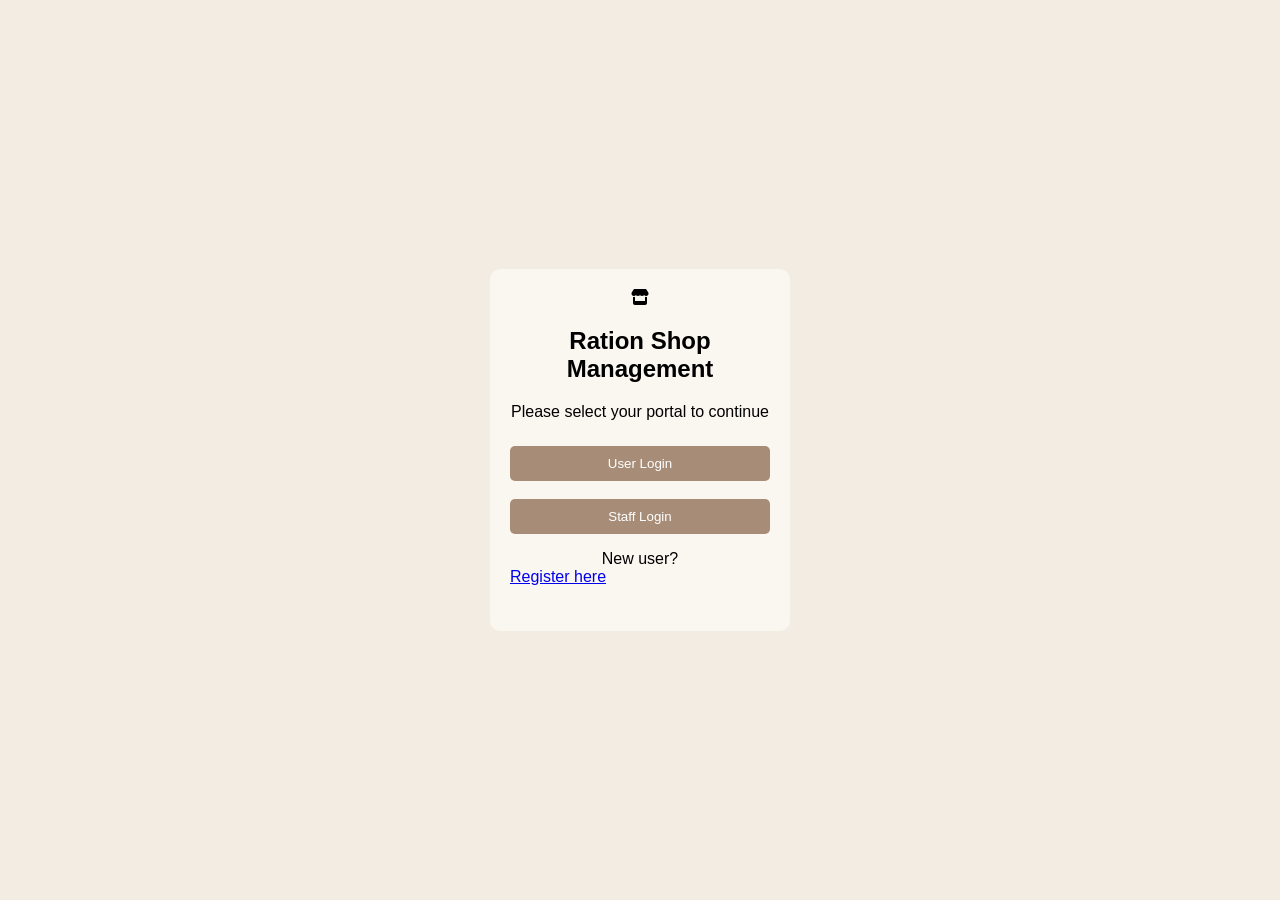
<file: index.html>
<!DOCTYPE html>
<html lang="en">
<head>
    <title>LOGIN</title>
    <script src="../layout.js" defer></script>
    <script type="module" src="../products/productClient.js"></script>
</head>

<body>
    <login-layout>
        <i class="fas fa-store"></i>

        <h2>Ration Shop Management</h2>
        <p>Please select your portal to continue</p>

        <button onclick="window.location.href='user/user-login.html'">
            User Login
        </button>

        <br><br>

        <button onclick="window.location.href='staff/staff.html'">
            Staff Login
        </button>

        <p>New user? <a href="register.html">Register here</a></p>
    </login-layout>
</body>
</html>
</file>
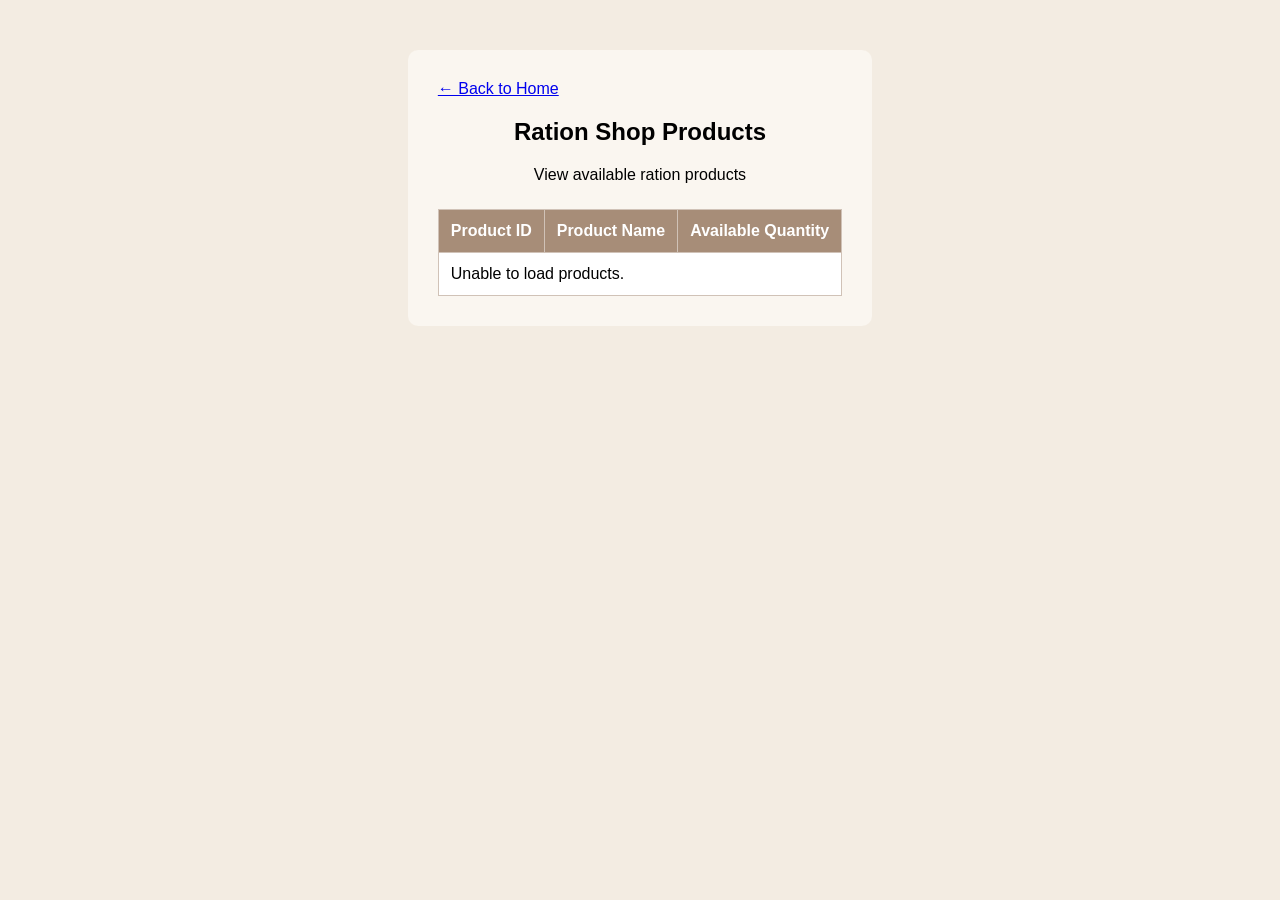
<file: products/products.html>
<!DOCTYPE html>
<html lang="en">
<head>
    <title>Ration Shop - Products</title>
    <script src="../layout.js" defer></script>
   <script type="module" src="productClient.js"></script>
</head>
<body>
    <login-layout id="product-list-page">
        <a href="index.html">← Back to Home</a>

        <h2>Ration Shop Products</h2>
        <p>View available ration products</p>

        <table>
            <thead>
                <tr>
                    <th>Product ID</th>
                    <th>Product Name</th>
                    <th>Available Quantity</th>
                </tr>
            </thead>

            <tbody id="product-list">
                <tr>
                    <td colspan="3">Loading products...</td>
                </tr>
            </tbody>
        </table>
    </login-layout>
</body>
</html>
</file>
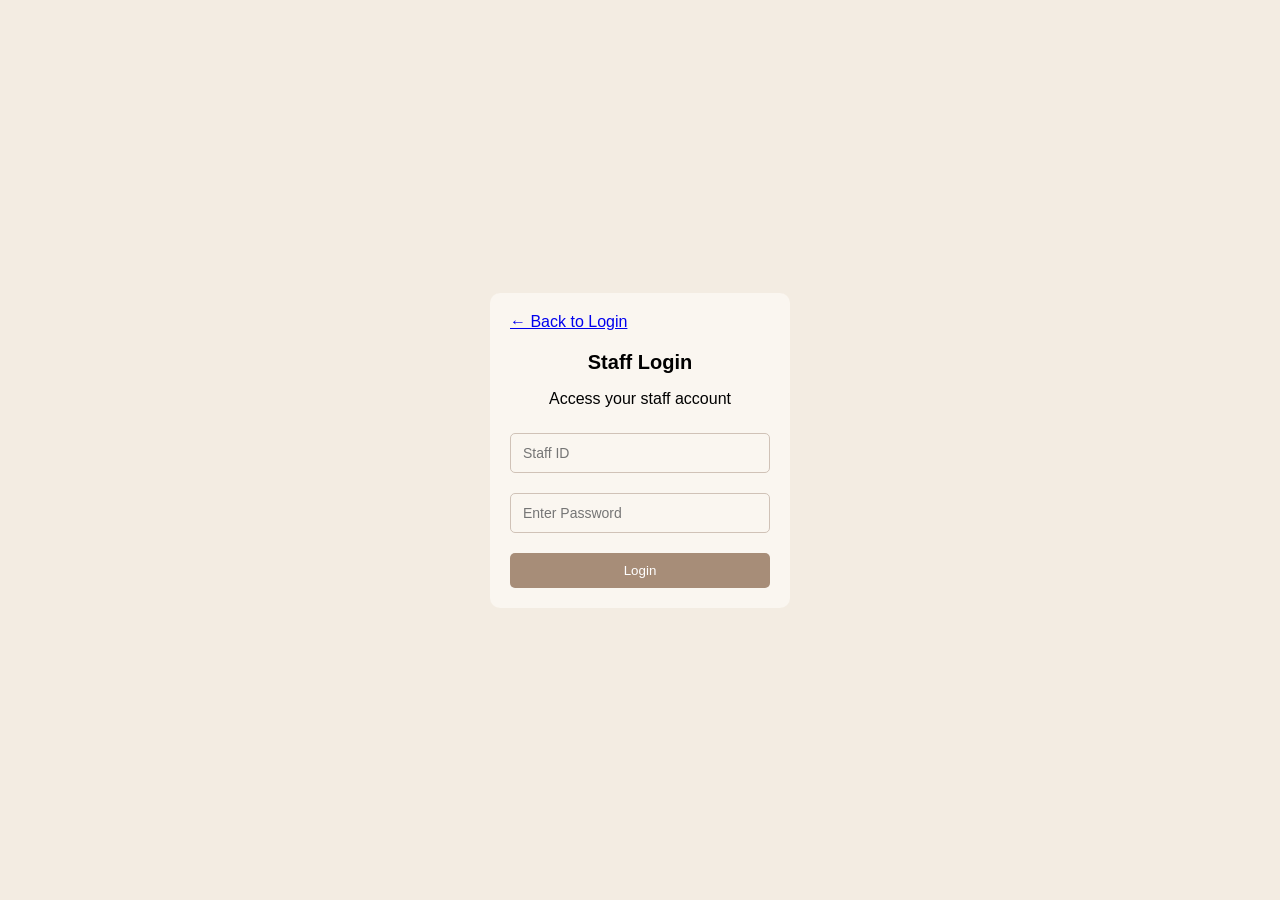
<file: staff/staff.html>
<!DOCTYPE html>
<html lang="en">
<head>
    <title>Staff Login</title>
    <link rel="stylesheet" href="../style.css">
    <script src="../layout.js" defer></script>
    <script type="module" src="staffClient.js"></script>
</head>
<body>

    <login-layout>
        <a href="../index.html">← Back to Login</a>

        <h3>Staff Login</h3>
        <p>Access your staff account</p>

        <form>
            <div class="staff_Id">
                <input
                    type="text"
                    id="staff_id"
                    name="staff_id"
                    placeholder="Staff ID"
                    required
                >
            </div>

            <div class="password">
                <input
                    type="password"
                    id="staff_password"
                    name="staff_password"
                    placeholder="Enter Password"
                    required
                >
            </div>

            <button type="submit" onclick="window.location.href='../../staff/staffhomepage.html'">Login</button>
        </form>
    </login-layout>

</body>
</html>
</file>
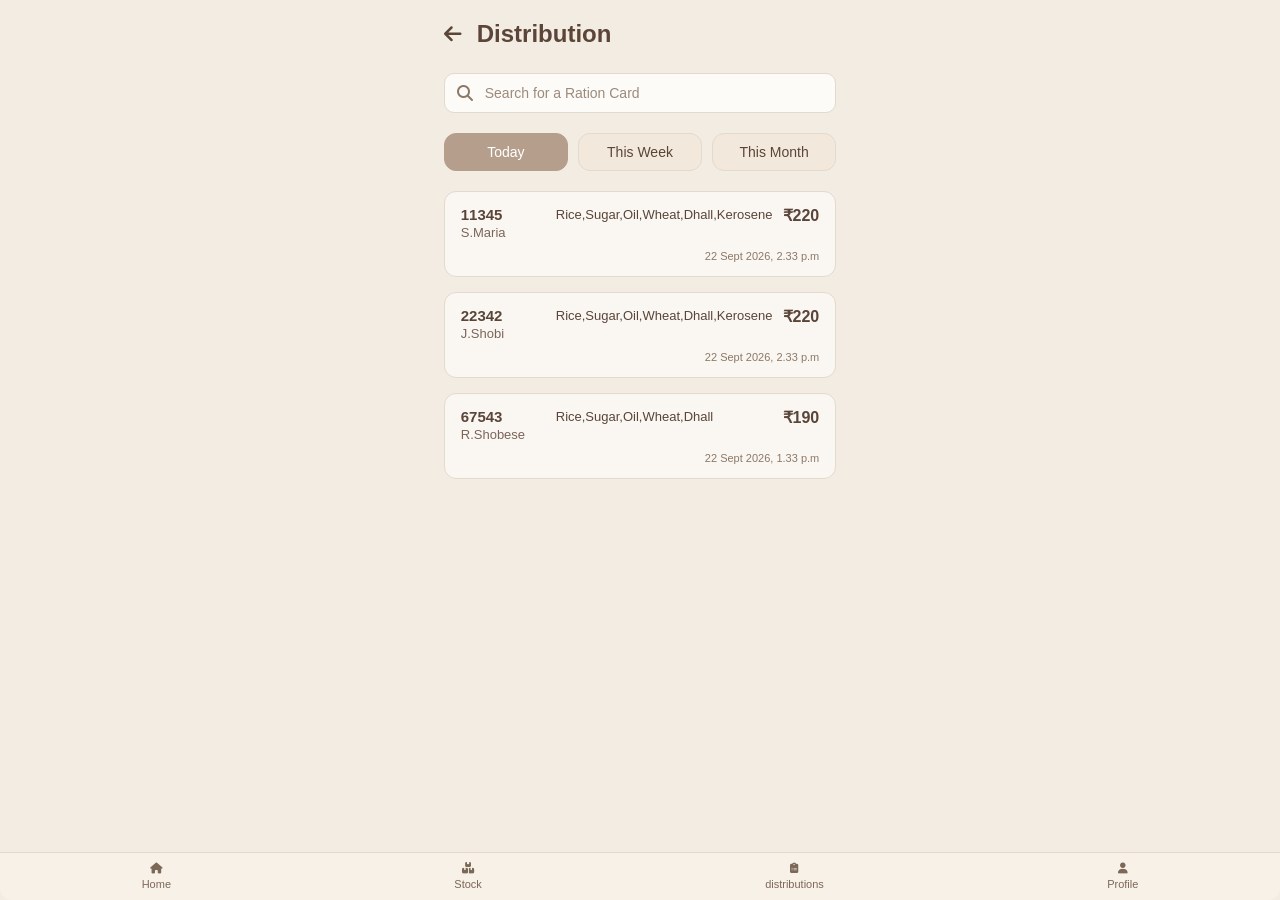
<file: staff/staffdistributionpage.html>
<!DOCTYPE html>
<html lang="en">
<head>
    <meta charset="UTF-8">
    <meta name="viewport" content="width=device-width, initial-scale=1.0">
    <title>Distribution - Ration Shop Management</title>
    <link rel="stylesheet" href="../style.css">
    <link rel="stylesheet" href="https://cdnjs.cloudflare.com/ajax/libs/font-awesome/6.4.0/css/all.min.css">
    <script src="../applayout.js" defer></script>
</head>
<body>

    <staff-app-layout no-header>
        <!-- Page Header with Back Arrow -->
        <div class="page-header">
            <i class="fa-solid fa-arrow-left"></i>
            <h2>Distribution</h2>
        </div>

        <!-- Search Bar -->
        <div class="search-box">
            <i class="fa-solid fa-magnifying-glass" style="color: #8c7866;"></i>
            <input type="text" placeholder="Search for a Ration Card">
        </div>
       <!--filter-->
       <div class="filter-tabs">
            <button type="button" class="tab-btn active">Today</button>
            <button type="button" class="tab-btn">This Week</button>
            <button type="button" class="tab-btn">This Month</button>
        </div>
        <!-- Distribution List Container -->
        <div class="distribution-list">
        <!-- Record Card 1 -->
            <div class="distribution-card">
                <div class="dist-top-row">
                    <div class="card-user-info">
                        <span class="card-number">11345</span>
                        <span class="user-name">S.Maria</span>
                    </div>
                    <div class="dist-items">Rice,Sugar,Oil,Wheat,Dhall,Kerosene</div>
                    <div class="dist-amount">₹220</div>
                </div>
                <div class="dist-timestamp">22 Sept 2026, 2.33 p.m</div>
            </div>

            <!-- Record Card 2 -->
            <div class="distribution-card">
                <div class="dist-top-row">
                    <div class="card-user-info">
                        <span class="card-number">22342</span>
                        <span class="user-name">J.Shobi</span>
                    </div>
                    <div class="dist-items">Rice,Sugar,Oil,Wheat,Dhall,Kerosene</div>
                    <div class="dist-amount">₹220</div>
                </div>
                <div class="dist-timestamp">22 Sept 2026, 2.33 p.m</div>
            </div>

            <!-- Record Card 3 -->
            <div class="distribution-card">
                <div class="dist-top-row">
                    <div class="card-user-info">
                        <span class="card-number">67543</span>
                        <span class="user-name">R.Shobese</span>
                    </div>
                    <div class="dist-items">Rice,Sugar,Oil,Wheat,Dhall</div>
                    <div class="dist-amount">₹190</div>
                </div>
                <div class="dist-timestamp">22 Sept 2026, 1.33 p.m</div>
            </div>

        </div>
    

    </staff-app-layout>

</body>
</html>
</file>
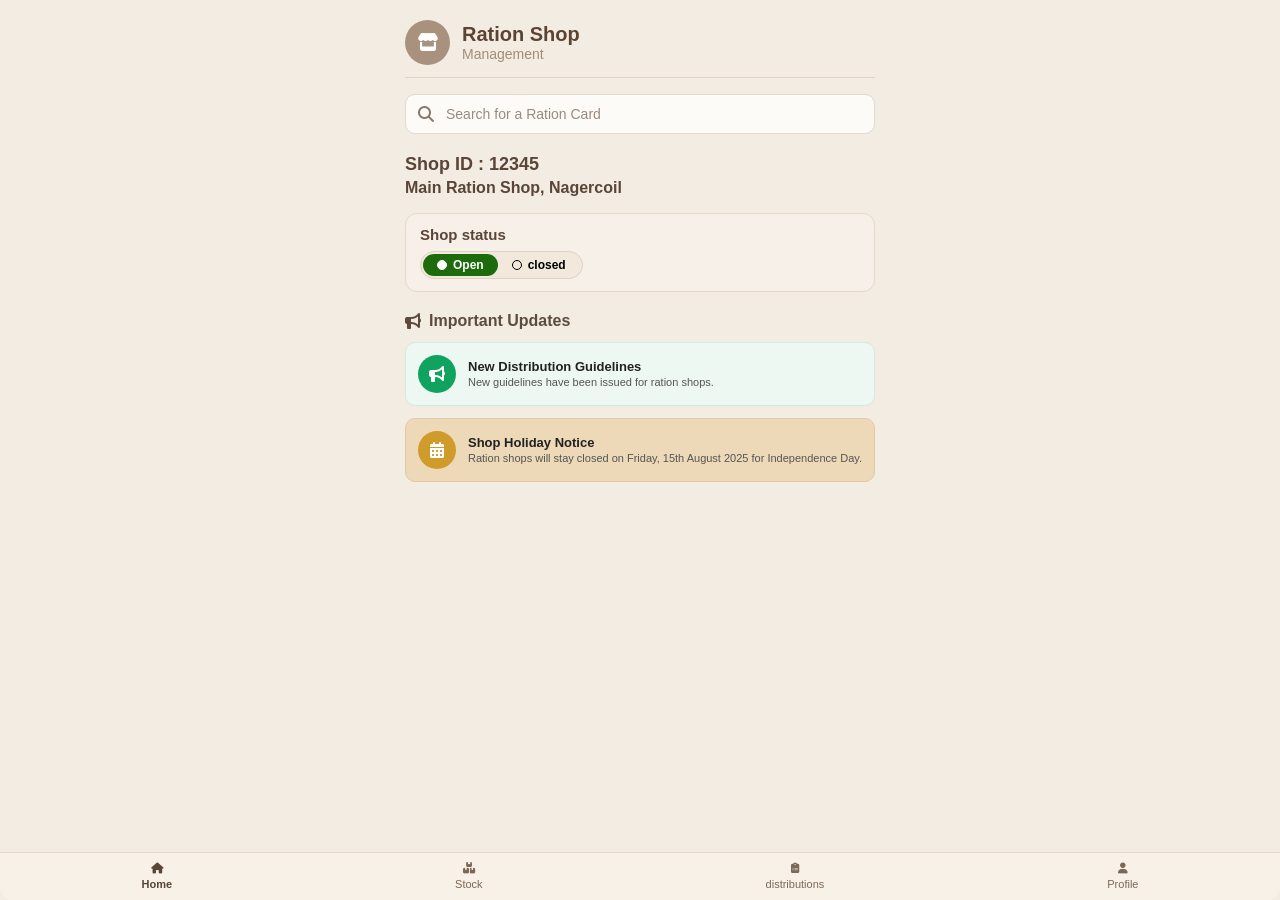
<file: staff/staffhomepage.html>
<!DOCTYPE html>
<html lang="en">
<head>
    <meta charset="UTF-8">
    <meta name="viewport" content="width=device-width, initial-scale=1.0">
    <title>Staff Home - Ration Shop Management</title>
    <link rel="stylesheet" href="../style.css">
    <link rel="stylesheet" href="https://cdnjs.cloudflare.com/ajax/libs/font-awesome/6.4.0/css/all.min.css">
    <script src="../applayout.js" defer></script>
</head>
<body>

    <staff-app-layout>
        <!--Search Bar -->
        <div class="search-box">
            <i class="fa-solid fa-magnifying-glass" style="color: #8c7866;"></i>
            <input type="text" placeholder="Search for a Ration Card">
        </div>

        <!--Shop Information-->
        <div class="shop-info">
            <h2>Shop ID : 12345</h2>
            <p>Main Ration Shop, Nagercoil</p>
        </div>

        <!--Shop Status Card-->
        <div class="status-card">
            <h3>Shop status</h3>
            <div class="toggle-pill">
                <label class="status-btn open active">
                    <input type="radio" name="shop_status" value="open" checked>
                    <span class="dot"></span> Open
                </label>
                <label class="status-btn closed">
                    <input type="radio" name="shop_status" value="closed">
                    <span class="dot"></span> closed
                </label>
            </div>
        </div>

        <!--Important Update-->
        <section class="updates-section">
            <div class="updates-title">
                <i class="fa-solid fa-bullhorn" style="color: #5d4b3e;"></i>
                <h3>Important Updates</h3>
            </div>

            <!--Update 1-->
            <div class="update-card green-card">
                <div class="update-icon green-icon">
                    <i class="fa-solid fa-bullhorn" style="color: #fff;"></i>
                </div>
                <div class="update-text">
                    <h4>New Distribution Guidelines</h4>
                    <p>New guidelines have been issued for ration shops.</p>
                </div>
            </div>

            <!--Update 2-->
            <div class="update-card tan-card">
                <div class="update-icon tan-icon">
                    <i class="fa-solid fa-calendar-days" style="color: #fff;"></i>
                </div>
                <div class="update-text">
                    <h4>Shop Holiday Notice</h4>
                    <p>Ration shops will stay closed on Friday, 15th August 2025 for Independence Day.</p>
                </div>
            </div>
        </section>
    </staff-app-layout>
    <script>
        const statusInputs = document.querySelectorAll('.status-btn input[type="radio"]');

        statusInputs.forEach(input => {
            input.addEventListener('change', (e) => {
                // Remove the 'active' class from both buttons
                document.querySelectorAll('.status-btn').forEach(btn => {
                    btn.classList.remove('active');
                });

                // Add the 'active' class to the clicked button's label
                const selectedLabel = e.target.closest('.status-btn');
                if (selectedLabel) {
                    selectedLabel.classList.add('active');
                }
            });
        });
    </script>

</body>
</html>
</file>
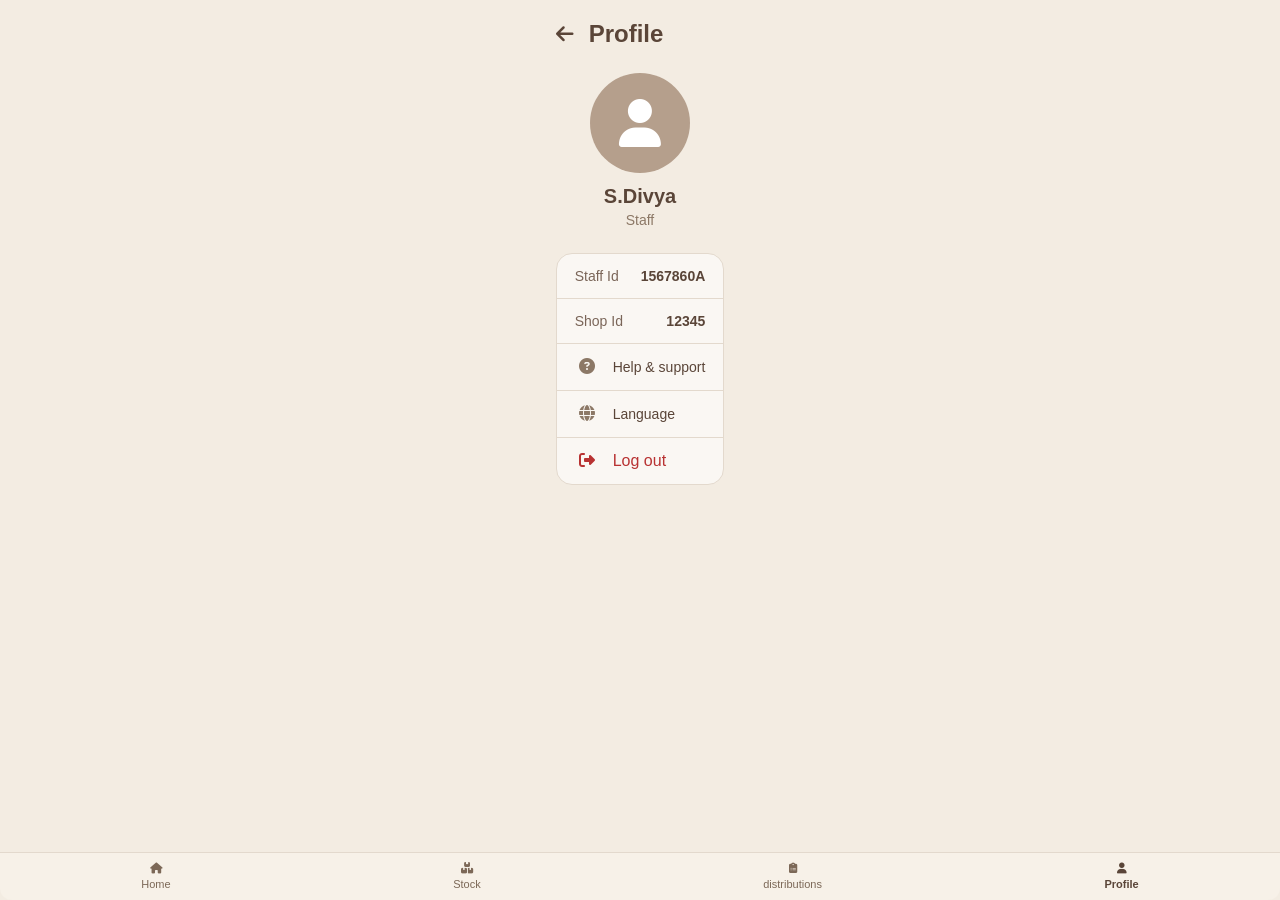
<file: staff/staffprofile.html>
<!DOCTYPE html>
<html lang="en">
<head>
    <meta charset="UTF-8">
    <meta name="viewport" content="width=device-width, initial-scale=1.0">
    <title>Profile - Ration Shop Management</title>
    <link rel="stylesheet" href="../style.css">
    <link rel="stylesheet" href="https://cdnjs.cloudflare.com/ajax/libs/font-awesome/6.4.0/css/all.min.css">
    <script src="../applayout.js" defer></script>
</head>
<body>

    <staff-app-layout no-header>
        <!-- Page Header with Back Arrow -->
        <div class="page-header">
            <i class="fa-solid fa-arrow-left"></i>
            <h2>Profile</h2>
        </div>
        <!--profile section -->
        <div class="profile-section">
            <div class="profile-avatar">
                <i class="fa-solid fa-user"></i>
            </div>
            <h3>S.Divya</h3>
            <span class="profile-role">Staff</span>
        </div>
       <!-- Profile Details & Actions Card -->
        <div class="profile-card">
            
            <!-- Staff ID Row -->
            <div class="profile-row">
                <span class="row-label">Staff Id</span>
                <span class="row-value">1567860A</span>
            </div>

            <!-- Shop ID Row -->
            <div class="profile-row">
                <span class="row-label">Shop Id</span>
                <span class="row-value">12345</span>
            </div>

            <!-- Help & Support links to help.html -->
        <a href="help.html" class="profile-action-row">
            <div class="action-icon">
            <i class="fa-solid fa-circle-question"></i>
            </div>
            <span>Help & support</span>
        </a>

    <!-- Language links to language.html -->
        <a href="language.html" class="profile-action-row">
            <div class="action-icon">
                <i class="fa-solid fa-globe"></i>
            </div>
            <span>Language</span>
        </a>


    <!-- Log out as a semantic button -->
        <button type="button" class="profile-action-row logout-row" style="width: 100%; background: none; border: none; text-align: left; cursor: pointer;">
        <div class="action-icon">
        <i class="fa-solid fa-right-from-bracket"></i>
        </div>
        <span>Log out</span>
    </button>

        </div>
    </staff-app-layout>
</body>
</html>
</file>
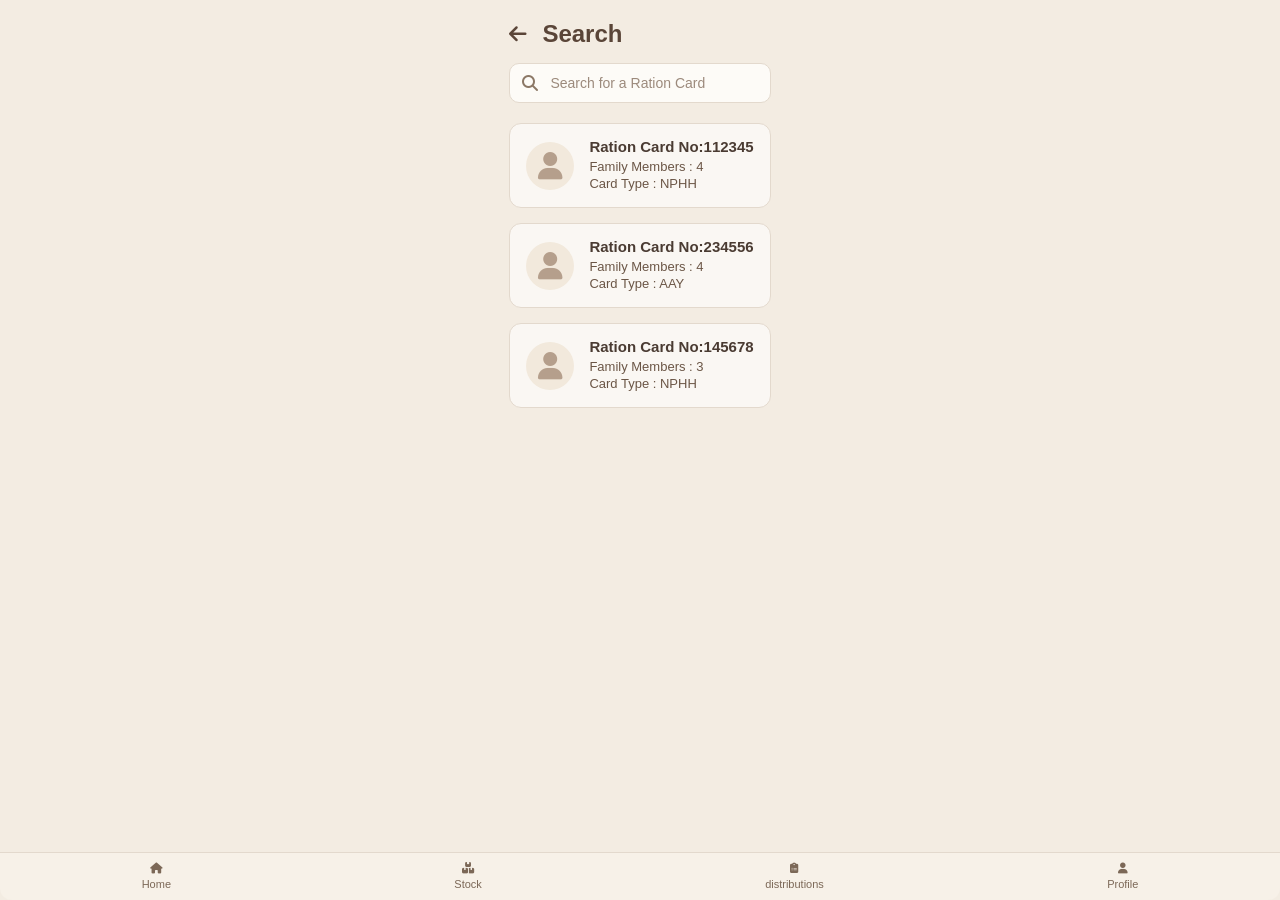
<file: staff/staffsearch.html>
<!DOCTYPE html>
<html lang="en">
<head>
    <meta charset="UTF-8">
    <meta name="viewport" content="width=device-width, initial-scale=1.0">
    <title>Staff Search - Ration Shop Management</title>
    <!-- Shared Stylesheet -->
    <link rel="stylesheet" href="../style.css">
    <!-- FontAwesome Icons -->
    <link rel="stylesheet" href="https://cdnjs.cloudflare.com/ajax/libs/font-awesome/6.4.0/css/all.min.css">
    <!-- Layout Script -->
    <script src="../applayout.js" defer></script>
</head>
<body>

    <staff-app-layout no-header>
        <!-- Page Header with Back Arrow -->
        <div class="page-header" style="display: flex; align-items: center; gap: 15px; margin-bottom: 15px;">
            <i class="fa-solid fa-arrow-left" style="font-size: 20px; color: #5a4538; cursor: pointer;"></i>
            <h2 style="font-size: 24px; color: #5a4538; margin: 0;">Search</h2>
        </div>

        <!-- Search Bar -->
        <div class="search-box">
            <i class="fa-solid fa-magnifying-glass" style="color: #8c7866;"></i>
            <input type="text" placeholder="Search for a Ration Card">
        </div>

        <!-- Search Result Cards Container -->
        <div class="search-results">
            
            <!-- Result Card 1 -->
            <div class="result-card">
                <div class="result-avatar">
                    <i class="fa-solid fa-user" style="color: #b59f8c; font-size: 28px;"></i>
                </div>
                <div class="result-details">
                    <h4>Ration Card No:112345</h4>
                    <p>Family Members : 4</p>
                    <p>Card Type : NPHH</p>
                </div>
            </div>

            <!-- Result Card 2 -->
            <div class="result-card">
                <div class="result-avatar">
                    <i class="fa-solid fa-user" style="color: #b59f8c; font-size: 28px;"></i>
                </div>
                <div class="result-details">
                    <h4>Ration Card No:234556</h4>
                    <p>Family Members : 4</p>
                    <p>Card Type : AAY</p>
                </div>
            </div>

            <!-- Result Card 3 -->
            <div class="result-card">
                <div class="result-avatar">
                    <i class="fa-solid fa-user" style="color: #b59f8c; font-size: 28px;"></i>
                </div>
                <div class="result-details">
                    <h4>Ration Card No:145678</h4>
                    <p>Family Members : 3</p>
                    <p>Card Type : NPHH</p>
                </div>
            </div>

        </div>
    </staff-app-layout >

</body>
</html>
</file>
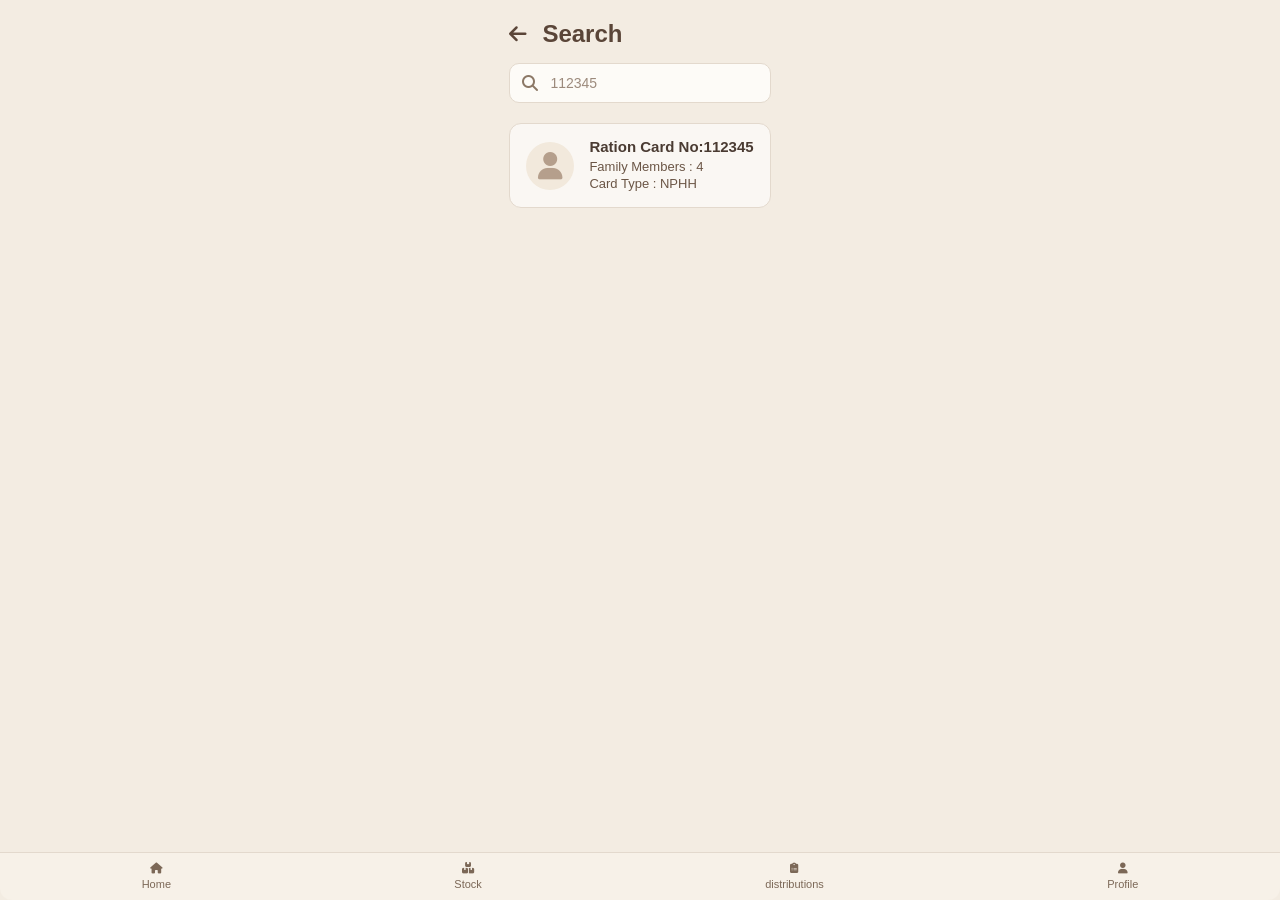
<file: staff/staffsearchresultpage.html>
<!DOCTYPE html>
<html lang="en">
<head>
    <meta charset="UTF-8">
    <meta name="viewport" content="width=device-width, initial-scale=1.0">
    <title>Staff Search - Ration Shop Management</title>
    <link rel="stylesheet" href="../style.css">
    <link rel="stylesheet" href="https://cdnjs.cloudflare.com/ajax/libs/font-awesome/6.4.0/css/all.min.css">
    <script src="../applayout.js" defer></script>
</head>
<body>

    <staff-app-layout no-header>
        <!-- Page Header with Back Arrow -->
        <div class="page-header" style="display: flex; align-items: center; gap: 15px; margin-bottom: 15px;">
            <i class="fa-solid fa-arrow-left" style="font-size: 20px; color: #5a4538; cursor: pointer;"></i>
            <h2 style="font-size: 24px; color: #5a4538; margin: 0;">Search</h2>
        </div>

        <!-- Search Bar -->
        <div class="search-box">
            <i class="fa-solid fa-magnifying-glass" style="color: #8c7866;"></i>
            <input type="text" placeholder="112345">
        </div>

        <!-- Search Result Cards Container -->
        <div class="search-results">
            
            <!-- Result Card 1 -->
            <div class="result-card">
                <div class="result-avatar">
                    <i class="fa-solid fa-user" style="color: #b59f8c; font-size: 28px;"></i>
                </div>
                <div class="result-details">
                    <h4>Ration Card No:112345</h4>
                    <p>Family Members : 4</p>
                    <p>Card Type : NPHH</p>
                </div>
            </div>

        

            

        </div>
    </staff-app-layout >

</body>
</html>
</file>
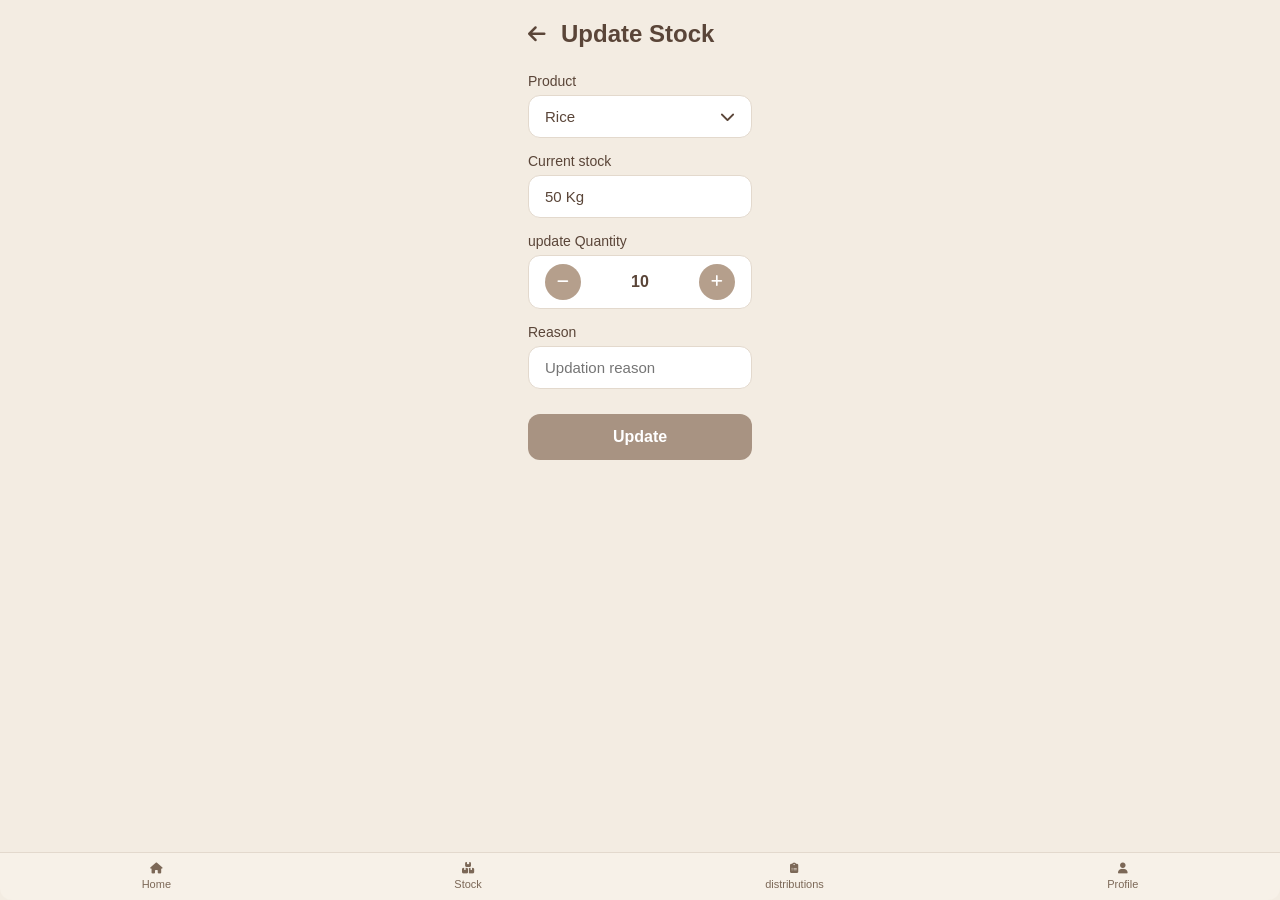
<file: staff/staffupdatepage.html>
<!DOCTYPE html>
<html lang="en">
<head>
    <meta charset="UTF-8">
    <meta name="viewport" content="width=device-width, initial-scale=1.0">
    <title>Update Stock - Ration Shop Management</title>
    <link rel="stylesheet" href="../style.css">
    <link rel="stylesheet" href="https://cdnjs.cloudflare.com/ajax/libs/font-awesome/6.4.0/css/all.min.css">
    <script src="../applayout.js" defer></script>
</head>
<body>

    <staff-app-layout no-header>
        <!-- Page Header with Back Arrow -->
        <div class="page-header">
            <i class="fa-solid fa-arrow-left"></i>
            <h2>Update Stock</h2>
        </div>

        <!-- Stock Update Form Container -->
        <div class="stock-form">
            
            <!-- Product Field -->
            <div class="form-group">
                <label>Product</label>
                <div class="custom-select-box">
                    <span>Rice</span>
                    <i class="fa-solid fa-chevron-down"></i>
                </div>
            </div>

            <!-- Current Stock Field -->
            <div class="form-group">
                <label>Current stock</label>
                <input type="text" value="50 Kg" readonly>
            </div>

            <!-- Update Quantity Field with Stepper -->
            <div class="form-group">
                <label>update Quantity</label>
                <div class="quantity-stepper">
                    <button type="button" class="stepper-btn">
                        <i class="fa-solid fa-minus"></i>
                    </button>
                    <span class="quantity-value">10</span>
                    <button type="button" class="stepper-btn">
                        <i class="fa-solid fa-plus"></i>
                    </button>
                </div>
            </div>

            <!-- Reason Field -->
            <div class="form-group">
                <label>Reason</label>
                <input type="text" placeholder="Updation reason">
            </div>

            <!-- Update Submit Button -->
            <button type="submit" class="update-submit-btn">Update</button>

        </div>
    </staff-app-layout>

</body>
</html>
</file>
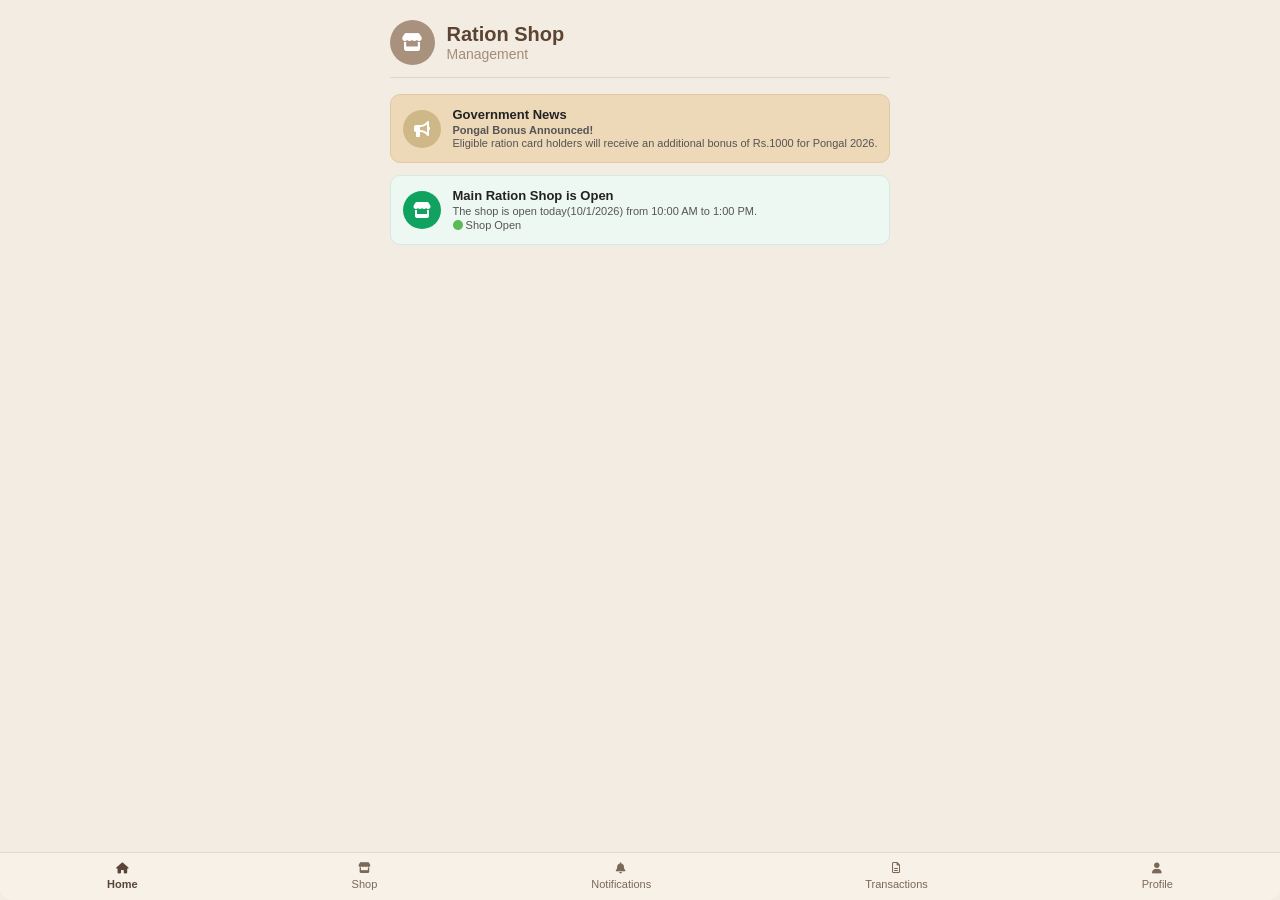
<file: user/user-home.html>
<!DOCTYPE html>
<html lang="en">
<head>
    <meta charset="UTF-8">
    <meta name="viewport" content="width=device-width, initial-scale=1.0">
    <title>User Home</title>
    <link rel="stylesheet" href="../user-style.css">
    <link rel="stylesheet" href="https://cdnjs.cloudflare.com/ajax/libs/font-awesome/6.4.0/css/all.min.css">
    <script src="../user-applayout.js" defer></script>
</head>
<body>

    <user-app-layout>

            <!--Update 1-->
            <div class="update-card tan-card">
                <div class="update-icon tan-icon">
                    <i class="fa-solid fa-bullhorn" style="color: #fff;"></i>
                </div>
                <div class="update-text">
                    <h4>Government News</h4>
                    <p><b>Pongal Bonus Announced!</b></p>
                    <p>Eligible ration card holders will receive an additional bonus of Rs.1000 for Pongal 2026.</p>
                    
                </div>
            </div>

            <!--Update 2-->
            <div class="update-card green-card">
                <div class="update-icon green-icon">
                    <i class="fa fa-store" style="color: #fff;"></i>
                </div>
                <div class="update-text">
                    <h4>Main Ration Shop is Open</h4>
                    <p>The shop is open today(10/1/2026) from 10:00 AM to 1:00 PM.</p>
                    <p><i class="fa fa-circle" style="color: rgb(90, 186, 90); font-size: 10px;" ></i> Shop Open</p>
                </div>
            </div>
        </section>
    </user-app-layout>

</body>
</html>
</file>
<file: style.css>
body {
    font-family: Arial, Helvetica, sans-serif;
    background: #f3ece2;
    margin: 0;
    padding: 0;
    min-height: 100vh;
    display: flex;
    justify-content: center;
    align-items: center;
}
body:has(staff-app-layout) {
    align-items: flex-start;
    padding: 20px 0;
    box-sizing: border-box;
}

.login-box {
    background: #faf6f0;
    padding: 30px;
    border-radius: 10px;
    width: 300px;
    text-align: center;
    box-sizing: border-box;
}

.login-box a {
    display: block;
    text-align: left;
    margin-bottom: 20px;
}

.login-box h3 {
    margin-bottom: 10px;
    font-size: 20px;
}

.login-box p {
    margin-bottom: 25px;
}

.staff_Id,
.ration_Id,
.password {
    display: flex;
    align-items: center;
    gap: 10px;
    margin-bottom: 20px;
    padding: 10px;
    border: 1px solid #D0C2B7;
    border-radius: 5px;
}

.staff_Id input,
.ration_Id input,
.password input {
    width: 100%;
    min-width: 0;
    border: none;
    outline: none;
    background: transparent;
    font-size: 14px;
}
/* Products page */
body:has(#product-list) {
    height: auto;
    min-height: 100vh;
    align-items: flex-start;
    padding: 30px 16px;
    box-sizing: border-box;
}

body:has(#product-list) .login-box {
    width: 100%;
    max-width: 800px;
    background: #faf6f0;
    padding: 30px;
    margin: 20px auto;
}

#product-list-page table {
    width: 100%;
    border-collapse: collapse;
    margin-top: 20px;
    background: #ffffff;
}

#product-list-page th,
#product-list-page td {
    border: 1px solid #D0C2B7;
    padding: 12px;
    text-align: left;
}

#product-list-page th {
    background: #a78d78;
    color: #ffffff;
}

#product-list-page tr:nth-child(even) {
    background: #f3ece2;
}

@media (max-width: 600px) {
    body:has(#product-list) .login-box {
        padding: 16px;
    }

    #product-list-page th,
    #product-list-page td {
        padding: 8px;
        font-size: 13px;
    }
}
/* Staff Home Page Container Styling */

/* Header inside Web Component */
.app-header {
    display: flex;
    align-items: center;
    gap: 12px;
    margin-bottom: 12px;
}

.logo-icon {
    width: 45px;
    height: 45px;
    background-color: #a8927d;
    border-radius: 50%;
    display: flex;
    align-items: center;
    justify-content: center;
}

.logo-text h1 {
    font-size: 20px;
    color: #5c4433;
    margin: 0;
    line-height: 1.1;
    font-weight: 700;
}

.logo-text span {
    font-size: 14px;
    color: #a38c77;
    font-weight: 400;
}

.divider {
    border: none;
    border-top: 1px solid #e0d4c5;
    margin-bottom: 16px;
}

/* Search Box */
.search-box {
    display: flex;
    align-items: center;
    background: #fdfbf7;
    border: 1px solid #e3d9cd;
    border-radius: 10px;
    padding: 10px 12px;
    gap: 10px;
    margin-bottom: 20px;
}

.search-box input {
    border: none;
    outline: none;
    background: transparent;
    width: 100%;
    font-size: 14px;
    color: #555;
}

.search-box input::placeholder {
    color: #9c8a7c;
}

/* Shop Info */
.shop-info h2 {
    font-size: 18px;
    color: #5a4538;
    margin: 0 0 4px 0;
}

.shop-info p {
    font-size: 16px;
    color: #5a4538;
    margin: 0 0 16px 0;
    font-weight: bold;
}

/* Status Card */
.status-card {
    border: 1px solid #e3d9cd;
    border-radius: 12px;
    padding: 12px 14px;
    margin-bottom: 20px;
    background: rgba(255, 255, 255, 0.2);
}

.status-card h3 {
    font-size: 15px;
    color: #5a4538;
    margin: 0 0 8px 0;
}

.toggle-pill {
    display: flex;
    background: #f2e9dc;
    border: 1px solid #ded3c4;
    border-radius: 20px;
    padding: 2px;
    width: fit-content;
}

.status-btn {
    display: flex;
    align-items: center;
    gap: 6px;
    padding: 4px 14px;
    border-radius: 16px;
    font-size: 12px;
    font-weight: bold;
    cursor: pointer;
}

.status-btn input {
    display: none;
}

.status-btn.open.active {
    background: #1e6b0e;
    color: #fff;
}
.status-btn.closed.active {
    background: #b83232;
    color: #fff;
}


.status-btn .dot {
    width: 8px;
    height: 8px;
    border-radius: 50%;
    background: transparent;
    border: 1.5px solid currentColor;
}

.status-btn.open.active .dot {
    background: #fff;
    border-color: #fff;
}

/* Important Updates */
.updates-title {
    display: flex;
    align-items: center;
    gap: 8px;
    margin-bottom: 12px;
}

.updates-title h3 {
    font-size: 16px;
    color: #5d4b3e;
    margin: 0;
}

.update-card {
    display: flex;
    align-items: center;
    gap: 12px;
    padding: 12px;
    border-radius: 10px;
    margin-bottom: 12px;
}

.green-card {
    background: #eef8f3;
    border: 1px solid #d2eae0;
}

.tan-card {
    background: #edd8b7;
    border: 1px solid #e2c9a3;
}

.update-icon {
    width: 38px;
    height: 38px;
    border-radius: 50%;
    display: flex;
    align-items: center;
    justify-content: center;
    flex-shrink: 0;
}

.green-icon {
    background: #10a360;
}

.tan-icon {
    background: #cf9b2a;
}

.update-text h4 {
    margin: 0 0 2px 0;
    font-size: 13px;
    color: #222;
}

.update-text p {
    margin: 0;
    font-size: 11px;
    color: #555;
    line-height: 1.2;
}

/* Bottom Navigation Bar */
.bottom-nav {
    position: absolute;
    bottom: 0;
    left: 0;
    right: 0;
    background: #f7f1e8;
    border-top: 1px solid #e3d9cd;
    display: flex;
    justify-content: space-around;
    padding: 10px 0;
    border-bottom-left-radius: 12px;
    border-bottom-right-radius: 12px;
}

.nav-item {
    display: flex;
    flex-direction: column;
    align-items: center;
    gap: 4px;
    text-decoration: none;
    color: #7c6857;
    font-size: 11px;
}

.nav-item.active {
    color: #5a4538;
    font-weight: bold;
}

/* Page Header with Back Arrow */
.page-header {
    display: flex;
    align-items: center;
    gap: 15px;
    margin-bottom: 25px;
}

.page-header i {
    font-size: 20px;
    color: #5a4538; /* Changes the back arrow color */
    cursor: pointer;
}

.page-header h2 {
    font-size: 24px;
    color: #5a4538; /* Changes 'Profile' heading from black to brown */
    margin: 0;
    font-weight: 600;
}

/* Result Card Box */
.result-card {
    display: flex;
    align-items: center;
    gap: 15px;
    background: rgba(255, 255, 255, 0.6);
    border: 1px solid #e3d9cd;
    border-radius: 12px;
    padding: 14px 16px;
    margin-bottom: 15px;
}

/* Circular Avatar Box */
.result-avatar {
    width: 48px;
    height: 48px;
    background: #f2e9dc;
    border-radius: 50%;
    display: flex;
    align-items: center;
    justify-content: center;
    flex-shrink: 0;
}

/* Result Text Details */
.result-details h4 {
    font-size: 15px;
    color: #4a3b32;
    margin: 0 0 4px 0;
}

.result-details p {
    font-size: 13px;
    color: #6b5646;
    margin: 2px 0;
}
/* Form Groups & Inputs */
.form-group {
    margin-top: 15px;
}

.form-group label {
    font-size: 14px;
    color: #5a4538;
    font-weight: 500;
    display: block;
    margin-bottom: 6px;
}

.form-group input, 
.custom-select-box {
    width: 100%;
    background: #fff;
    border: 1px solid #e3d9cd;
    border-radius: 12px;
    padding: 12px 16px;
    font-size: 15px;
    color: #5a4538;
    box-sizing: border-box;
    display: flex;
    align-items: center;
    justify-content: space-between;
}

/* Quantity Stepper */
.quantity-stepper {
    display: flex;
    align-items: center;
    justify-content: space-between;
    background: #fff;
    border: 1px solid #e3d9cd;
    border-radius: 12px;
    padding: 8px 16px;
    box-sizing: border-box;
}

.stepper-btn {
    width: 36px;
    height: 36px;
    border-radius: 50%;
    background: #b59f8c;
    border: none;
    color: #fff;
    display: flex;
    align-items: center;
    justify-content: center;
    cursor: pointer;
}

.quantity-value {
    font-size: 16px;
    font-weight: 600;
    color: #5a4538;
}
.update-submit-btn {
    width: 100%;
    background: #a89382;
    color: #fff;
    border: none;
    border-radius: 12px;
    padding: 14px;
    font-size: 16px;
    font-weight: 600;
    margin-top: 25px;
    cursor: pointer;
}

/* Filter Tabs Bar */
.filter-tabs {
    display: flex;
    gap: 10px;
    margin-bottom: 20px;
}

.tab-btn {
    flex: 1;
    background: #f2e9dc;
    border: 1px solid #e3d9cd;
    border-radius: 12px;
    padding: 10px 0;
    font-size: 14px;
    font-weight: 500;
    color: #5a4538;
    cursor: pointer;
    text-align: center;
    transition: all 0.2s ease;
}

.tab-btn.active {
    background: #b59f8c;
    color: #fff;
    border-color: #b59f8c;
}

/* Distribution Card */
.distribution-card {
    background: rgba(255, 255, 255, 0.6);
    border: 1px solid #e3d9cd;
    border-radius: 12px;
    padding: 14px 16px;
    margin-bottom: 15px;
}

.dist-top-row {
    display: grid;
    grid-template-columns: 85px 1fr auto;
    align-items: start;
    gap: 10px;
}

.card-user-info {
    display: flex;
    flex-direction: column;
}

.card-number {
    font-size: 15px;
    font-weight: 600;
    color: #5a4538;
}

.user-name {
    font-size: 13px;
    color: #7a6558;
    margin-top: 2px;
}

.dist-items {
    font-size: 13px;
    color: #5a4538;
    line-height: 1.4;
}

.dist-amount {
    font-size: 16px;
    font-weight: 600;
    color: #5a4538;
}

.dist-timestamp {
    font-size: 11px;
    color: #8c7866;
    text-align: right;
    margin-top: 10px;
}

/* Profile Section (Hero Header) */
.profile-section {
    display: flex;
    flex-direction: column;
    align-items: center;
    margin-bottom: 25px;
    text-align: center;
}

.profile-avatar {
    width: 100px;
    height: 100px;
    background: #b59f8c;
    border-radius: 50%;
    display: flex;
    align-items: center;
    justify-content: center;
    color: #ffffff;
    font-size: 48px;
    margin-bottom: 12px;
}

.profile-section h3 {
    font-size: 20px;
    color: #5a4538;
    margin: 0 0 4px 0;
    font-weight: 600;
}

.profile-role {
    font-size: 14px;
    color: #8c7866;
}

/* Profile Details & Actions Card */
.profile-card {
    background: rgba(255, 255, 255, 0.6);
    border: 1px solid #e3d9cd;
    border-radius: 16px;
    overflow: hidden;
}

/* Info Rows (Staff ID & Shop ID) */
.profile-row {
    display: flex;
    justify-content: space-between;
    align-items: center;
    padding: 14px 18px;
    border-bottom: 1px solid #e3d9cd;
    font-size: 14px;
}

.row-label {
    color: #7a6558;
}

.row-value {
    color: #5a4538;
    font-weight: 600;
}

/* Action Links & Buttons (Help, Language, Logout) */
.profile-action-row {
    display: flex;
    align-items: center;
    gap: 14px;
    padding: 14px 18px;
    border-bottom: 1px solid #e3d9cd;
    text-decoration: none;
    color: #5a4538;
    font-size: 14px;
    transition: background 0.2s ease;
}

.profile-action-row:last-child {
    border-bottom: none;
}

.profile-action-row:hover {
    background: rgba(242, 233, 220, 0.5);
}

.action-icon {
    width: 24px;
    color: #8c7866;
    text-align: center;
    font-size: 16px;
}

/* Semantic Logout Button Reset & Styles */
.profile-action-row.logout-row {
    width: 100%;
    background: none;
    border: none;
    text-align: left;
    cursor: pointer;
    font: inherit;
    color: #b83232;
}

.profile-action-row.logout-row .action-icon {
    color: #b83232;
}
</file>
<file: user-style.css>
body {
    font-family: Arial, Helvetica, sans-serif;
    background: #f3ece2;
    margin: 0;
    padding: 0;
    min-height: 100vh;
    display: flex;
    justify-content: center;
    align-items: center;
}

body:has(user-app-layout) {
    align-items: flex-start;
    padding: 20px 0;
    box-sizing: border-box;
}

/* Staff Home Page Container Styling */

/* Header inside Web Component */
.app-header {
    display: flex;
    align-items: center;
    gap: 12px;
    margin-bottom: 12px;
}

.logo-icon {
    width: 45px;
    height: 45px;
    background-color: #a8927d;
    border-radius: 50%;
    display: flex;
    align-items: center;
    justify-content: center;
}

.logo-text h1 {
    font-size: 20px;
    color: #5c4433;
    margin: 0;
    line-height: 1.1;
    font-weight: 700;
}

.logo-text span {
    font-size: 14px;
    color: #a38c77;
    font-weight: 400;
}

.divider {
    border: none;
    border-top: 1px solid #e0d4c5;
    margin-bottom: 16px;
}




/* Important Updates */
.updates-title {
    display: flex;
    align-items: center;
    gap: 8px;
    margin-bottom: 12px;
}

.updates-title h3 {
    font-size: 16px;
    color: #5d4b3e;
    margin: 0;
}

.update-card {
    display: flex;
    align-items: center;
    gap: 12px;
    padding: 12px;
    border-radius: 10px;
    margin-bottom: 12px;
}

.green-card {
    background: #eef8f3;
    border: 1px solid #d2eae0;
}

.tan-card {
    background: #edd8b7;
    border: 1px solid #e2c9a3;
}

.update-icon {
    width: 38px;
    height: 38px;
    border-radius: 50%;
    display: flex;
    align-items: center;
    justify-content: center;
    flex-shrink: 0;
}

.green-icon {
    background: #10a360;
}

.tan-icon {
    background: #cfb887;
}

.update-text h4 {
    margin: 0 0 2px 0;
    font-size: 13px;
    color: #222;
}

.update-text p {
    margin: 0;
    font-size: 11px;
    color: #555;
    line-height: 1.2;
}


/* Bottom Navigation Bar */
.bottom-nav {
    position: absolute;
    bottom: 0;
    left: 0;
    right: 0;
    background: #f7f1e8;
    border-top: 1px solid #e3d9cd;
    display: flex;
    justify-content: space-around;
    padding: 10px 0;
    border-bottom-left-radius: 12px;
    border-bottom-right-radius: 12px;
}

.nav-item {
    display: flex;
    flex-direction: column;
    align-items: center;
    gap: 4px;
    text-decoration: none;
    color: #7c6857;
    font-size: 11px;
}

.nav-item.active {
    color: #5a4538;
    font-weight: bold;
}
</file>
